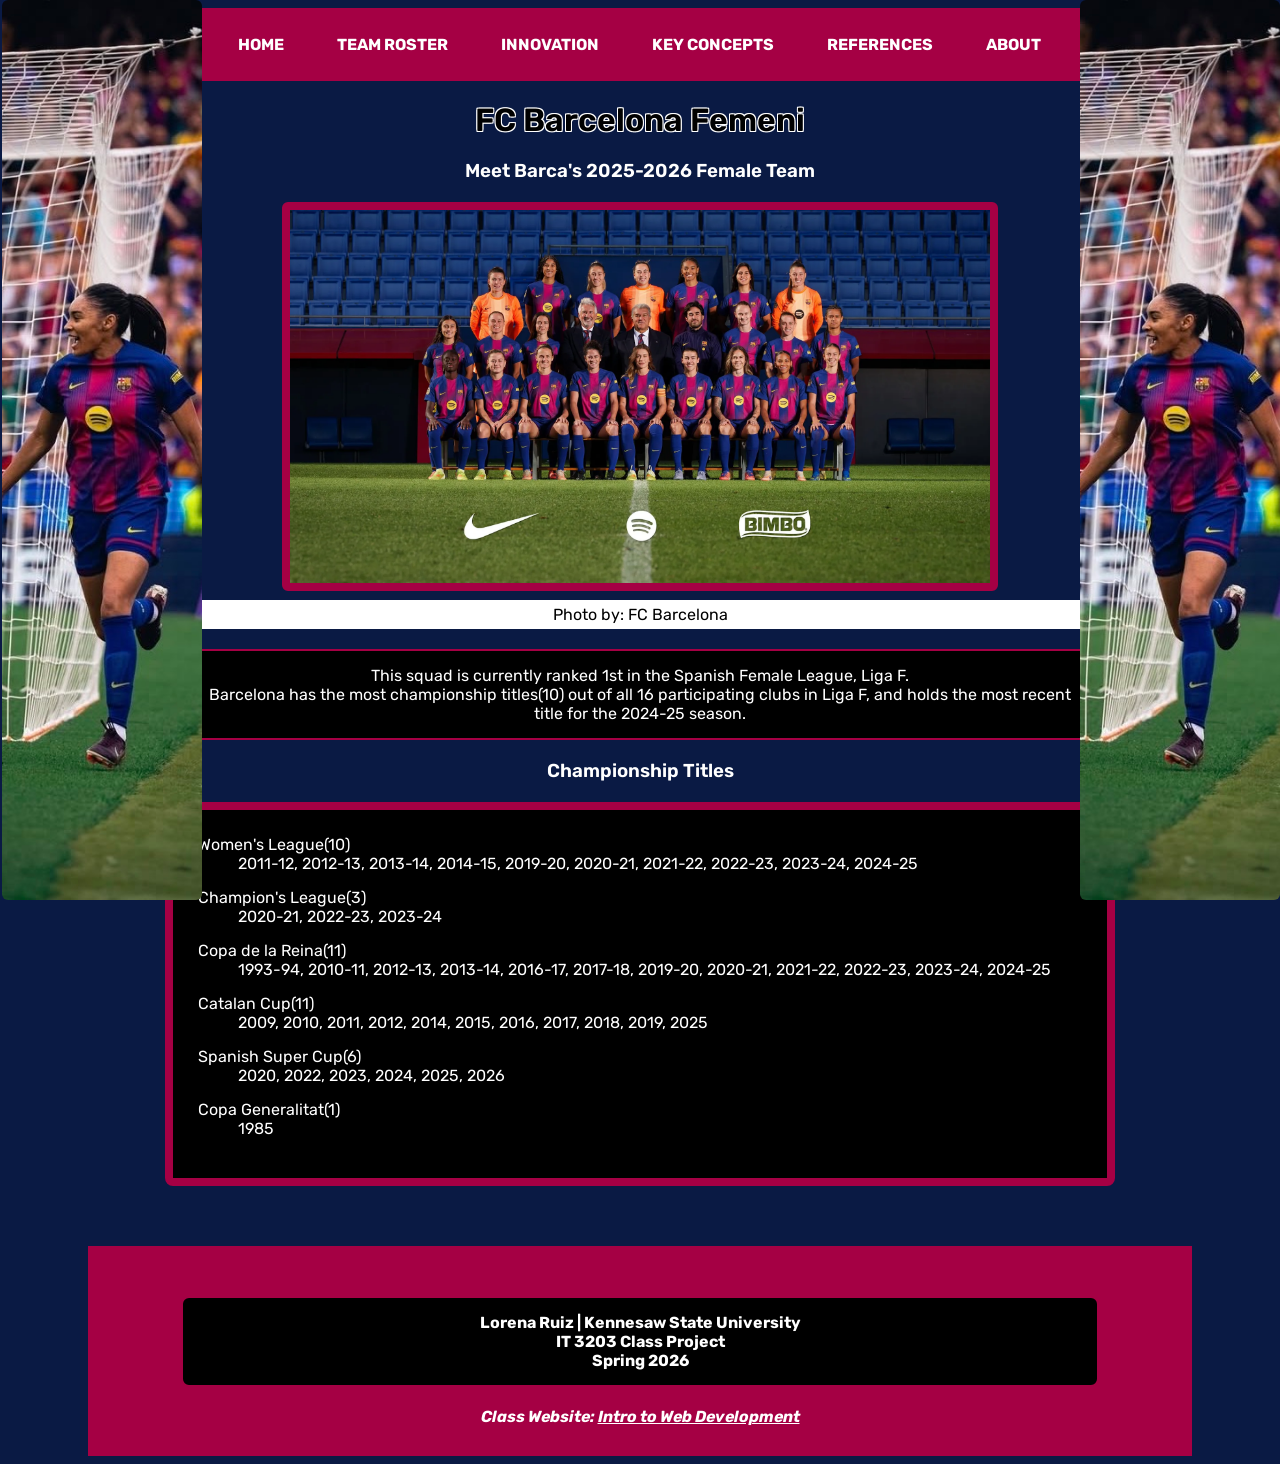
<file: index.html>
<!DOCTYPE html>
<html>
    <head>
        <title>FC Barcelona Femeni</title>
        <link rel="stylesheet" href="SiteStyle.css">
        <link href='https://fonts.googleapis.com/css?family=Rubik' rel='stylesheet'>
        <script src="script.js"></script>
        <meta name="viewport" content="width=device-width, initial-scale=1.0">
    </head>
    <body>
        <body class="homepage">
       <!--Topbar Navigation Menu-->
        <nav> 
            <img src="fcbf_clear.png" alt="FC Barcelona Crest Logo" class="crest">
            <a href="index.html">HOME</a>
            <a href="Roster.html">TEAM ROSTER</a>
            <a href="Innovation.html">INNOVATION</a>
            <a href="KeyConcepts.html">KEY CONCEPTS</a>
            <a href="References.html">REFERENCES</a>
            <a href="About.html">ABOUT</a>
            <a href="Quiz.html">QUIZ</a>
        </nav>

        <!-- Picture Banner for Desktops screen-sized devices -->
        <div class="leftsideBanner">
            <img id="leftbannerImage" src="barcabanner1.jpg" alt="Left Banner">
        </div>
        <div class="rightsideBanner">
            <img id="rightbannerImage" src="barcabanner1.jpg" alt="Right Banner">
        </div>
            <!--Home Page Content-->
            <main>
            <h1>FC Barcelona Femeni</h1>
            <h3> Meet Barca's 2025-2026 Female Team </h3>
            <!--Figure: Image and Caption-->
        <figure>
            <img src="Barca2526.png" alt="FC Barcelona Women's Squad Numbers 2025-2026" width="700" height="400">
        <figcaption>Photo by: FC Barcelona</figcaption>
        </figure>
            <p>This squad is currently ranked 1st in the Spanish Female League, Liga F.<br>Barcelona has the most championship titles(10) out of all 16 participating clubs in Liga F, and holds the most recent title for the 2024-25 season.</p>
            <h3>Championship Titles</h3>
        <!--Description Lists for Chapionship Titles-->
            <dl>
                <dt>Women's League(10)</dt>
                <dd>2011-12, 2012-13, 2013-14, 2014-15, 2019-20, 2020-21, 2021-22, 2022-23, 2023-24, 2024-25</dd>
                <dt>Champion's League(3)</dt>
                <dd>2020-21, 2022-23, 2023-24</dd>
                <dt>Copa de la Reina(11)</dt>
                <dd>1993-94, 2010-11, 2012-13, 2013-14, 2016-17, 2017-18, 2019-20, 2020-21, 2021-22, 2022-23, 2023-24, 2024-25</dd>
                <dt>Catalan Cup(11)</dt>
                <dd>2009, 2010, 2011, 2012, 2014, 2015, 2016, 2017, 2018, 2019, 2025</dd>
                <dt>Spanish Super Cup(6)</dt>
                <dd>2020, 2022, 2023, 2024, 2025, 2026</dd>
                <dt>Copa Generalitat(1)</dt>
                <dd>1985</dd>
            </dl>
            </main>

        <!--Footer-->
        <footer>
            <p>Lorena Ruiz | Kennesaw State University<br>IT 3203 Class Project<br>Spring 2026</p>
            <address> Class Website: <a href="https://ksuweb.github.io/IT3203/">Intro to Web Development</a></address>
        </footer>
    </body>
</html>
</file>
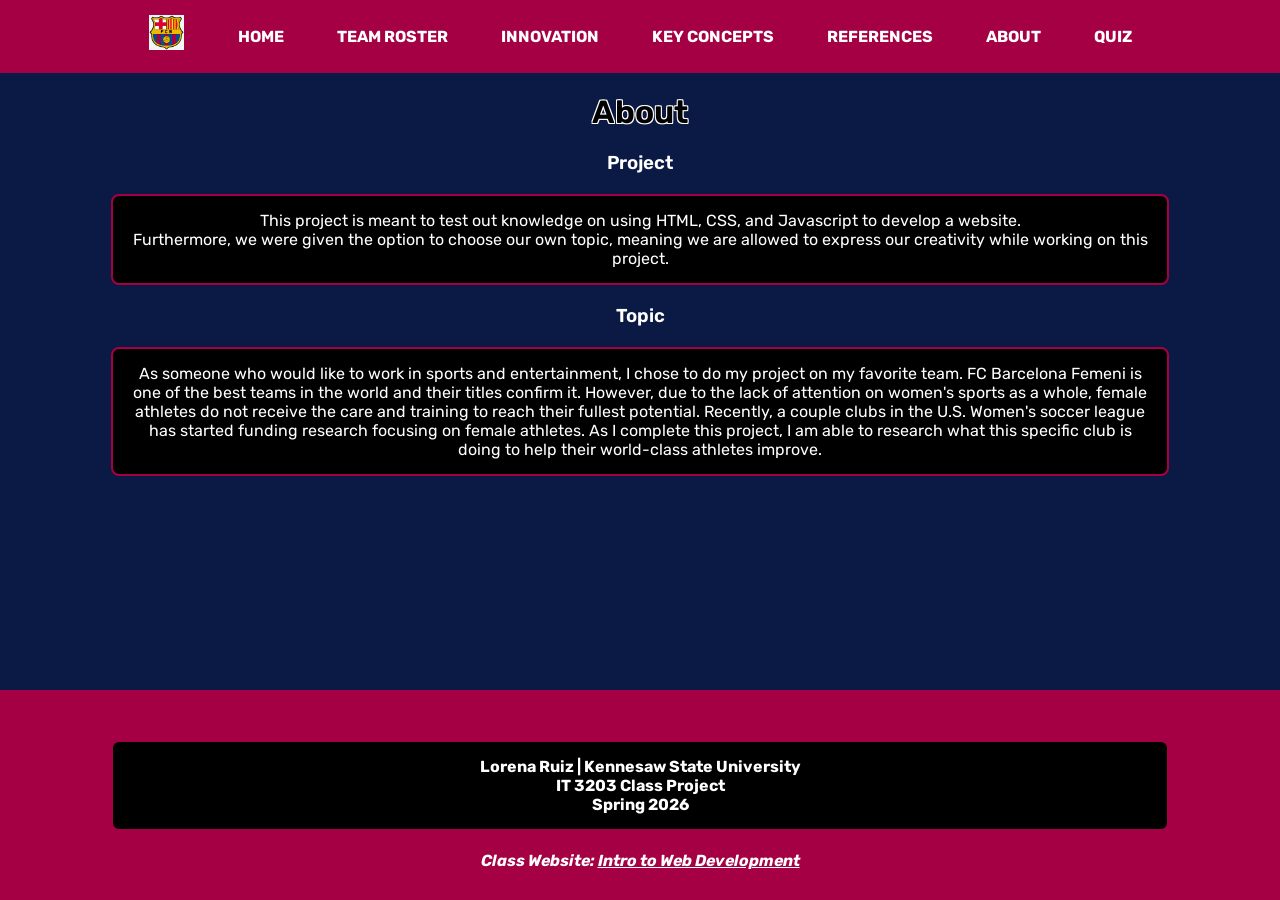
<file: About.html>
<!DOCTYPE html>
<html>
    <head>
        <title>About</title>
        <link rel="stylesheet" href="SiteStyle.css">
        <script src="script.js"></script>
        <link href='https://fonts.googleapis.com/css?family=Rubik' rel='stylesheet'>
        <meta name="viewport" content="width=device-width, initial-scale=1.0">
    <style> 
    /* To keep the footer at the bottom of the page */
    html, body {
    height: 100%;
    margin: 0;
    display: flex;
    flex-direction: column;
    }
    </style> 
    </head>
    <body>
        <!--Topbar Navigation Menu-->
        <nav> 
            <img src="fcbf_clear.png" alt="FC Barcelona Crest Logo" class="crest">
            <a href="index.html">HOME</a>
            <a href="Roster.html">TEAM ROSTER</a>
            <a href="Innovation.html">INNOVATION</a>
            <a href="KeyConcepts.html">KEY CONCEPTS</a>
            <a href="References.html">REFERENCES</a>
            <a href="About.html">ABOUT</a>
            <a href="Quiz.html">QUIZ</a>
        </nav>
        <!--About Page Content-->
        <main>
            <h1>About</h1>
            <h3>Project</h3>
            <p>This project is meant to test out knowledge on using HTML, CSS, and Javascript to develop a website.
            <br>Furthermore, we were given the option to choose our own topic, meaning we are allowed to express our creativity while working on this project.</p>
            <h3>Topic</h3>
            <p>As someone who would like to work in sports and entertainment, I chose to do my project on my favorite team. FC Barcelona Femeni is one of the best teams in the world and their titles confirm it.
            However, due to the lack of attention on women's sports as a whole, female athletes do not receive the care and training to reach their fullest potential. Recently, a couple clubs in the U.S. Women's soccer league has started funding research focusing on female athletes.
            As I complete this project, I am able to research what this specific club is doing to help their world-class athletes improve.</p>
        </main>

            <!--Footer-->
        <footer>
            <p>Lorena Ruiz | Kennesaw State University<br>IT 3203 Class Project<br>Spring 2026</p>
            <address> Class Website: <a href="https://ksuweb.github.io/IT3203/">Intro to Web Development</a></address>
        </footer>
    </body>
</html>
</file>
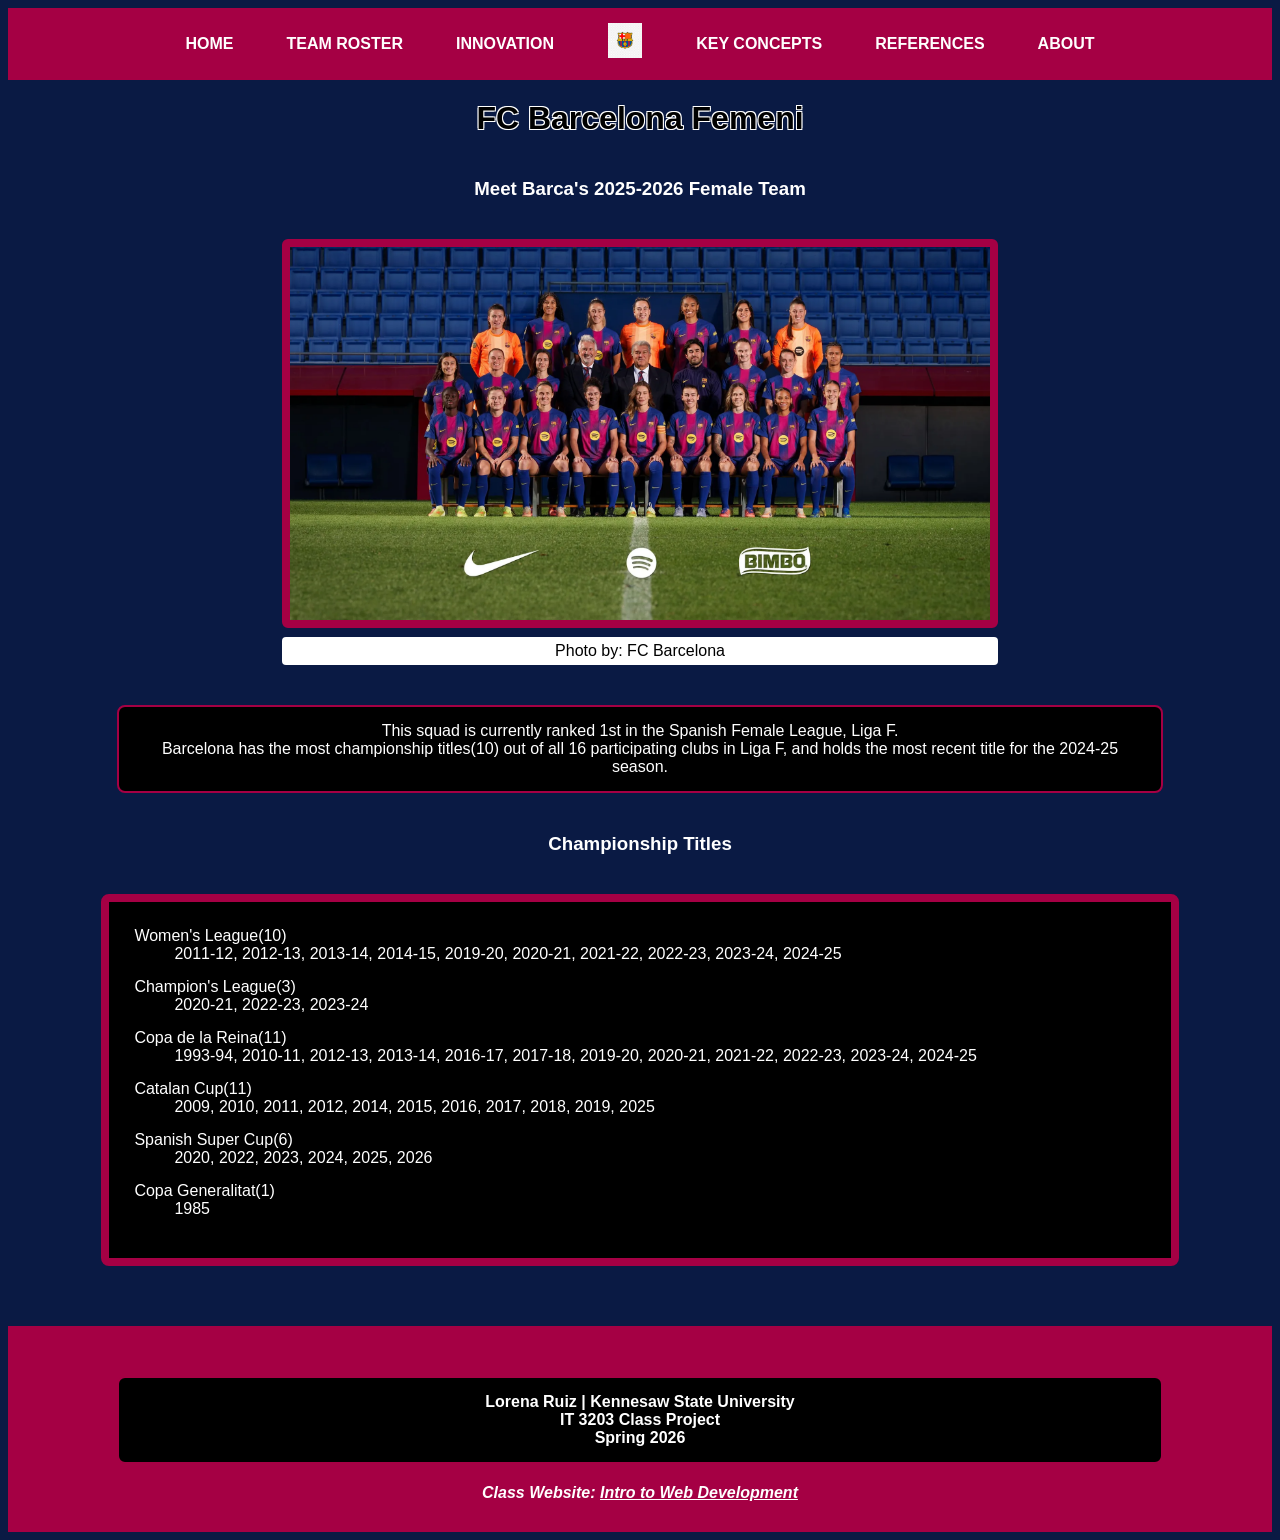
<file: HomeFCB.html>
<!DOCTYPE html>
<html>
    <head>
        <title>FC Barcelona Femeni</title>
        <link rel="stylesheet" href="SiteStyle.css">
    </head>
    <body>
       <!--Topbar Navigation Menu-->
        <nav> 
            <a href="HomeFCB.html">HOME</a>
            <a href="Roster.html">TEAM ROSTER</a>
            <a href="Innovation.html">INNOVATION</a>
            <img src="FCBcrest.png" alt="FC Barcelona Crest Logo" class="crest">
            <a href="KeyConcepts.html">KEY CONCEPTS</a>
            <a href="References.html">REFERENCES</a>
            <a href="About.html">ABOUT</a>
        </nav>
        <!--Home Page Content-->
            <h1>FC Barcelona Femeni</h1>
            <h3> Meet Barca's 2025-2026 Female Team </h3>
            <!--Figure: Image and Caption-->
        <figure>
            <img src="Barca2526.png" alt="FC Barcelona Women's Squad Numbers 2025-2026" width="700" height="400">
        <figcaption>Photo by: FC Barcelona</figcaption>
        </figure>
            <p>This squad is currently ranked 1st in the Spanish Female League, Liga F.<br>Barcelona has the most championship titles(10) out of all 16 participating clubs in Liga F, and holds the most recent title for the 2024-25 season.</p>
            <h3>Championship Titles</h3>
        <!--Description Lists for Chapionship Titles-->
            <dl>
                <dt>Women's League(10)</dt>
                <dd>2011-12, 2012-13, 2013-14, 2014-15, 2019-20, 2020-21, 2021-22, 2022-23, 2023-24, 2024-25</dd>
                <dt>Champion's League(3)</dt>
                <dd>2020-21, 2022-23, 2023-24</dd>
                <dt>Copa de la Reina(11)</dt>
                <dd>1993-94, 2010-11, 2012-13, 2013-14, 2016-17, 2017-18, 2019-20, 2020-21, 2021-22, 2022-23, 2023-24, 2024-25</dd>
                <dt>Catalan Cup(11)</dt>
                <dd>2009, 2010, 2011, 2012, 2014, 2015, 2016, 2017, 2018, 2019, 2025</dd>
                <dt>Spanish Super Cup(6)</dt>
                <dd>2020, 2022, 2023, 2024, 2025, 2026</dd>
                <dt>Copa Generalitat(1)</dt>
                <dd>1985</dd>
            </dl>
        <!--Footer-->
        <footer>
            <p>Lorena Ruiz | Kennesaw State University<br>IT 3203 Class Project<br>Spring 2026</p>
            <address> Class Website: <a href="https://ksuweb.github.io/IT3203/">Intro to Web Development</a></address>
        </footer>
    </body>
</html>
</file>
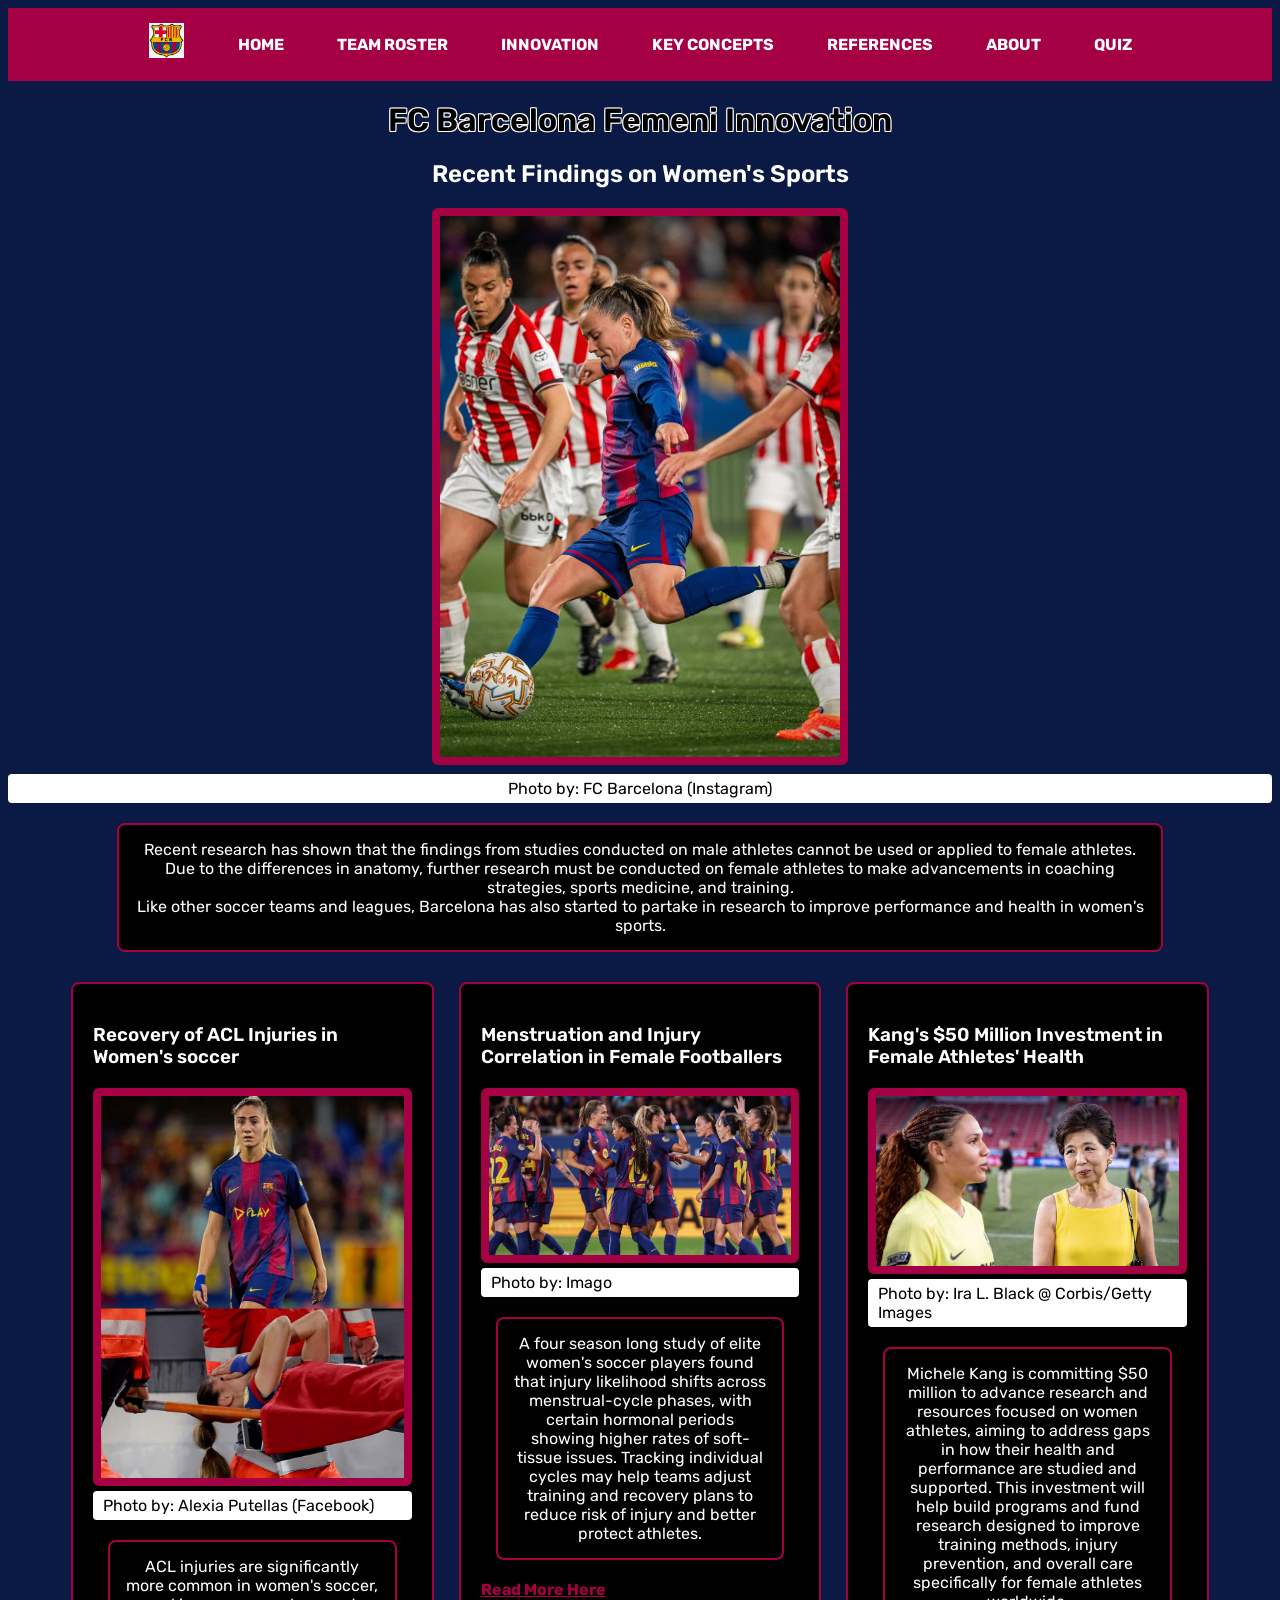
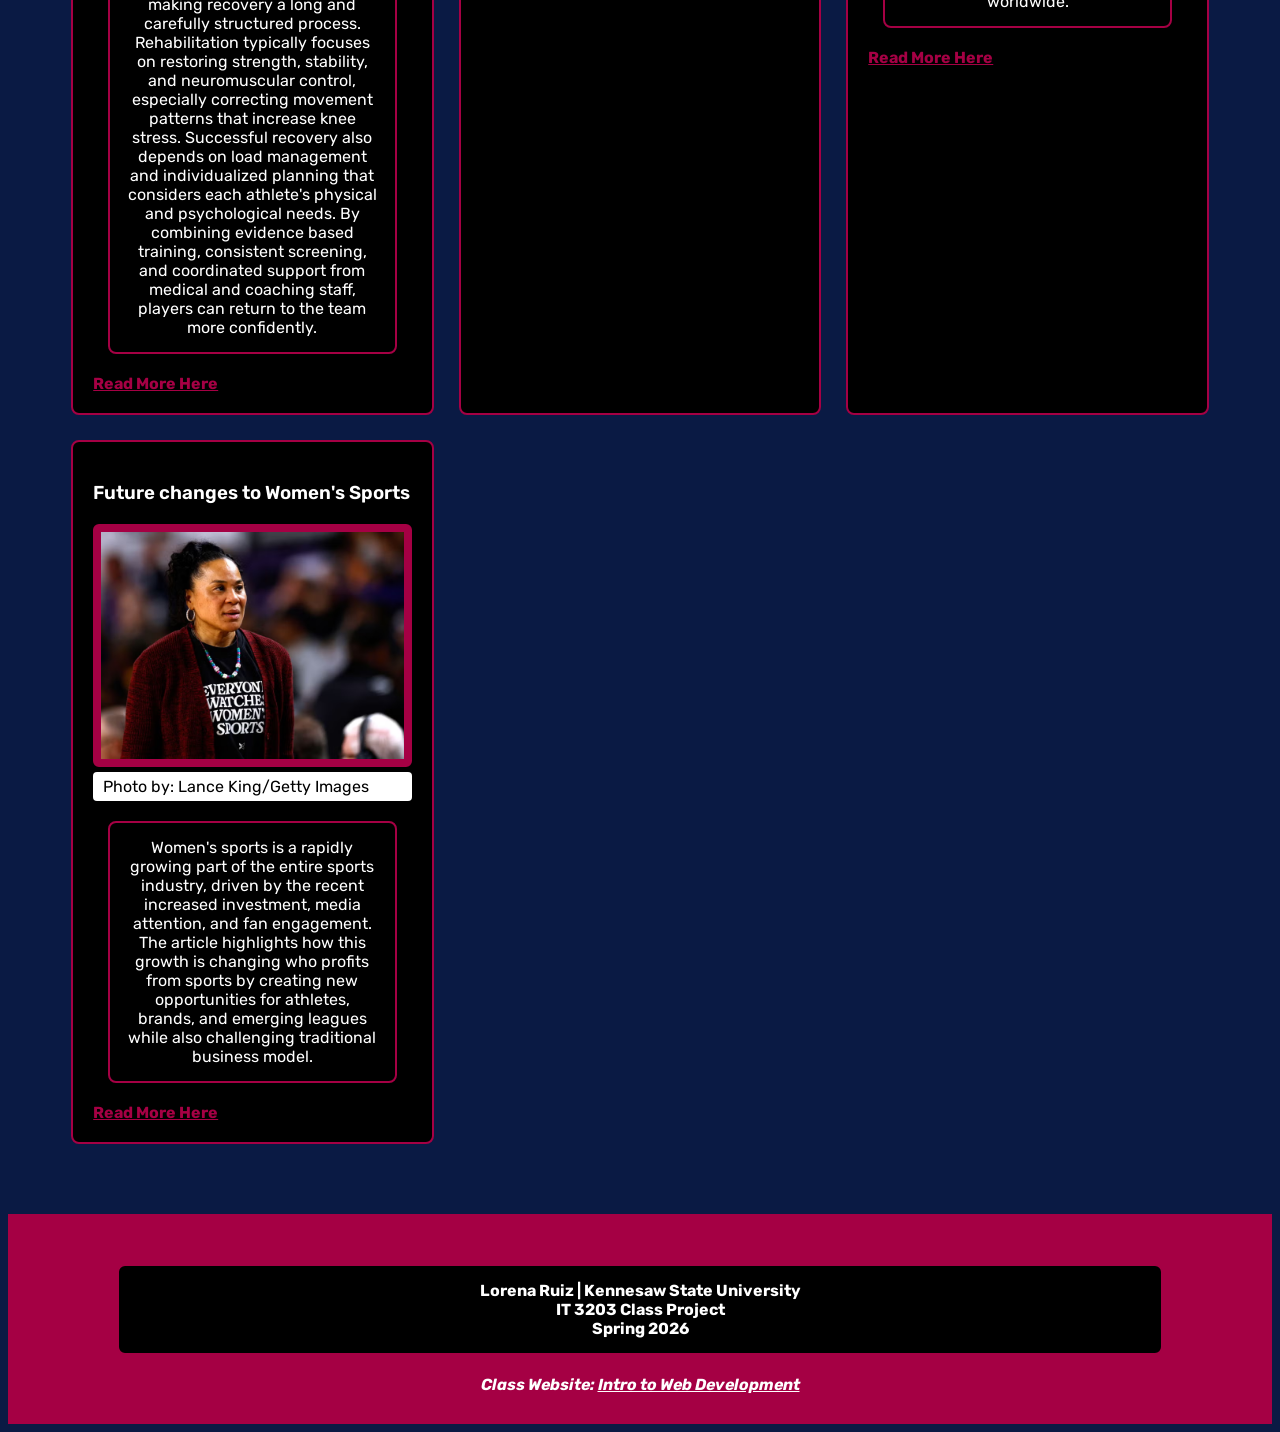
<file: Innovation.html>
<!DOCTYPE html>
<html> 
    <head>
        <title>FC Barcelona Femeni Innovation</title>
        <link rel="stylesheet" href="SiteStyle.css">
        <script src="script.js"></script>
        <link href='https://fonts.googleapis.com/css?family=Rubik' rel='stylesheet'>
        <meta name="viewport" content="width=device-width, initial-scale=1.0">
    </head>
    <body>
        <!--Topbar Navigation Menu-->
        <nav> 
            <img src="fcbf_clear.png" alt="FC Barcelona Crest Logo" class="crest">
            <a href="index.html">HOME</a>
            <a href="Roster.html">TEAM ROSTER</a>
            <a href="Innovation.html">INNOVATION</a>
            <a href="KeyConcepts.html">KEY CONCEPTS</a>
            <a href="References.html">REFERENCES</a>
            <a href="About.html">ABOUT</a>
            <a href="Quiz.html">QUIZ</a>
        </nav>
        <!--Innovation Page Content-->
        <main>
            <h1>FC Barcelona Femeni Innovation</h1>
            <h2> Recent Findings on Women's Sports </h2>
             <!--Figure: Image and Caption-->
            <figure>
                <img src="Match0322.png" alt="FC Barcelona's Match Versus Athletic Club on March 22nd 2026" Width="400" Height="500">
            <figcaption>Photo by: FC Barcelona (Instagram)</figcaption>
            </figure>
            <p>Recent research has shown that the findings from studies conducted on male athletes cannot be used or applied to female athletes.<br> Due to the differences in anatomy, further research must be conducted on female athletes to make advancements in coaching strategies, sports medicine, and training.
            <br> Like other soccer teams and leagues, Barcelona has also started to partake in research to improve performance and health in women's sports.</p>
        <!--Using a grid to list articles of innovation-->
        <div class="grid-articles">
            <div class="article">
                <h3>Recovery of ACL Injuries in Women's soccer</h3>
                <figure>
                <img src="ACL Injury.png" alt="FC Barcelona's Aleixandri out with ACL Injury" Width="400" Height="450">
            <figcaption>Photo by: Alexia Putellas (Facebook)</figcaption>
            </figure>
                <p>ACL injuries are significantly more common in women's soccer, making recovery a long and carefully structured process. Rehabilitation typically focuses on restoring strength, stability, and neuromuscular control, especially correcting movement patterns that increase knee stress.
                 Successful recovery also depends on load management and individualized planning that considers each athlete's physical and psychological needs. By combining evidence based training, consistent screening,
                 and coordinated support from medical and coaching staff, players can return to the team more confidently.</p>
                <a href="https://barcainnovationhub.fcbarcelona.com/blog/acl-injuries-women-football-prevention/">Read More Here</a>
                </div>

            <div class="article">
                <h3>Menstruation and Injury Correlation in Female Footballers</h3>
                <figure>
                <img src="FCBbyBayern.png" alt="FC Barcelona's Profile by FC Bayern Munchen" Width="600" Height="400">
            <figcaption>Photo by: Imago</figcaption>
            </figure>
                <p>A four season long study of elite women's soccer players found that injury likelihood shifts across menstrual-cycle phases, with certain hormonal periods showing higher rates of soft-tissue issues.
                Tracking individual cycles may help teams adjust training and recovery plans to reduce risk of injury and better protect athletes.</p>
                <a href="https://barcainnovationhub.fcbarcelona.com/investigation/menstruation-and-injury-occurrence-a-four-season-observational-study-in-elite-female-football-players/">Read More Here</a>
                </div>

            <div class="article">
                <h3>Kang's $50 Million Investment in Female Athletes' Health</h3>
                <figure>
                <img src="kangInvest.jpeg" alt="Kang and Rodman" Width="400" Height="450">
            <figcaption>Photo by: Ira L. Black @ Corbis/Getty Images</figcaption>
            </figure>
                <p>Michele Kang is committing $50 million to advance research and resources focused on women athletes, aiming to address gaps in how their health and performance are studied and supported. 
                This investment will help build programs and fund research designed to improve training methods, injury prevention, and overall care specifically for female athletes worldwide.</p>
                <a href="https://www.espn.com/soccer/story/_/id/40705009/michele-kang-invest-50m-women-athletes-health">Read More Here</a>
                </div>

            <div class="article">
                <h3>Future changes to Women's Sports</h3>
                <figure>
                <img src="Staley.avif" alt="Coach Dawn Staley" Width="400" Height="450">
            <figcaption>Photo by: Lance King/Getty Images</figcaption>
            </figure>
                <p>Women's sports is a rapidly growing part of the entire sports industry, driven by the recent increased investment, media attention, and fan engagement.
                The article highlights how this growth is changing who profits from sports by creating new opportunities for athletes, brands, and emerging leagues while also challenging traditional business model.</p>
                <a href="https://www.inc.com/fast-company-2/the-rise-of-womens-sports-is-reshaping-the-entire-industry/91338008">Read More Here</a>
                </div>

        </div>
    </main>
        <!--Footer-->
        <footer>
            <p>Lorena Ruiz | Kennesaw State University<br>IT 3203 Class Project<br>Spring 2026</p>
            <address> Class Website: <a href="https://ksuweb.github.io/IT3203/">Intro to Web Development</a></address>
        </footer>
    </body>
</html>
</file>
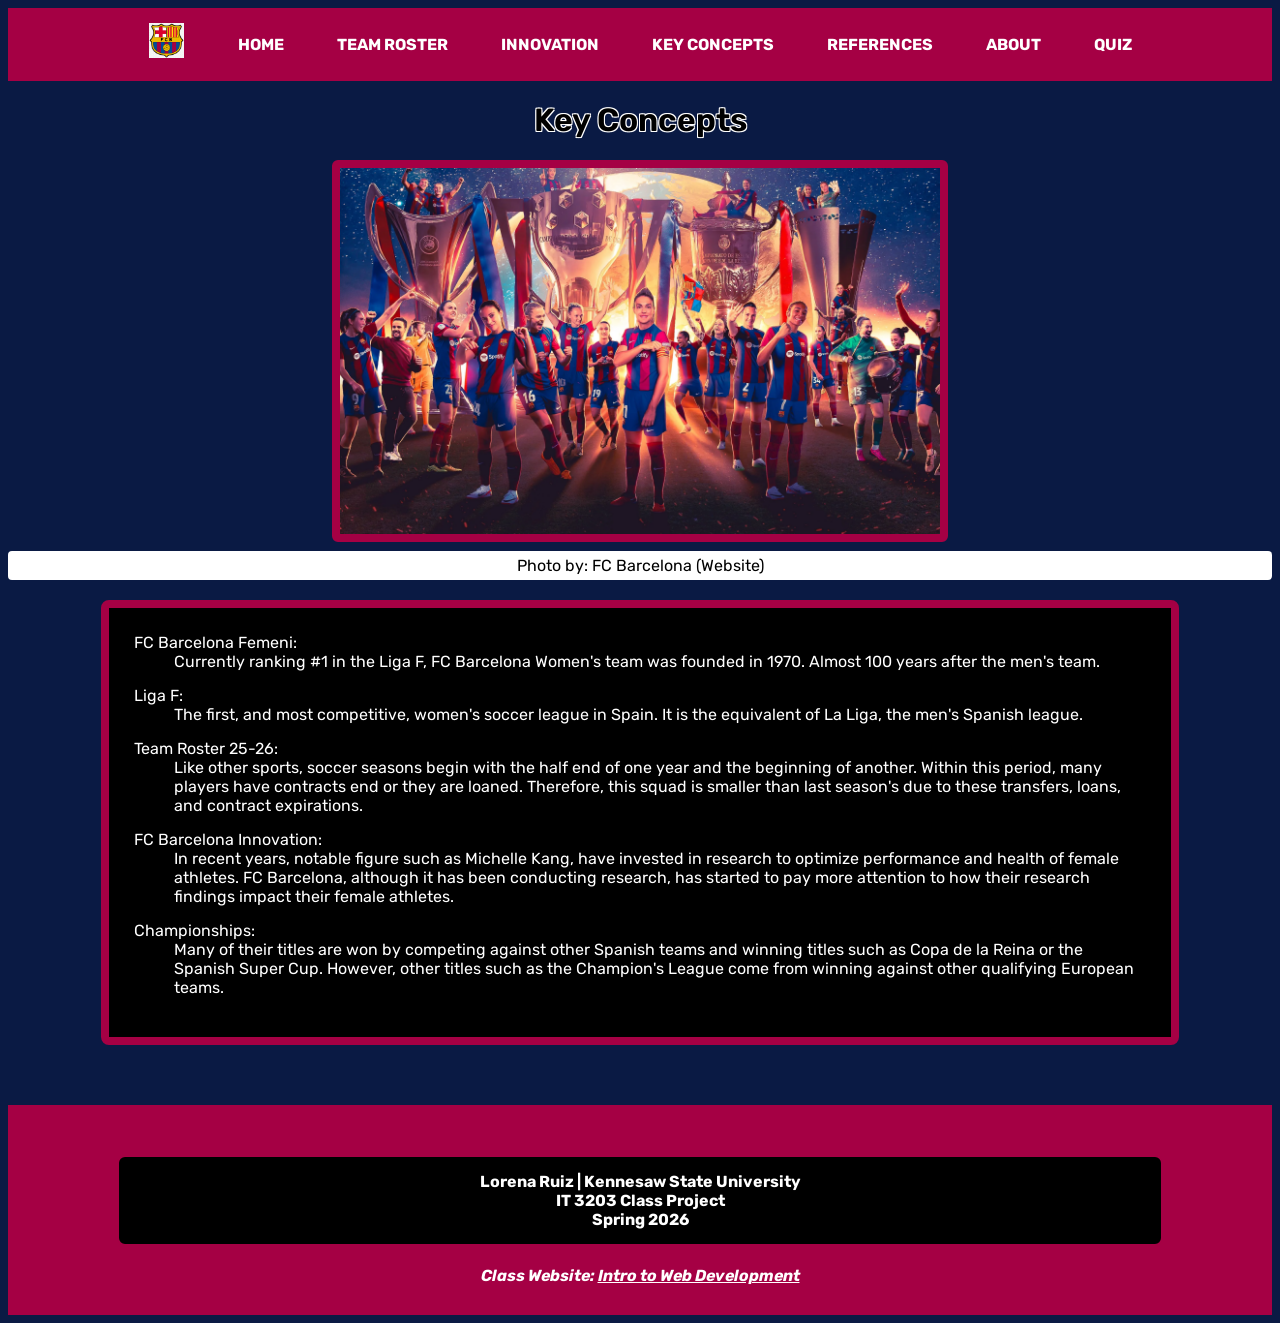
<file: KeyConcepts.html>
<!DOCTYPE html>
<html>
    <head>
        <title>Key Concepts</title>
        <link rel="stylesheet" href="SiteStyle.css">
        <script src="script.js"></script>
        <link href='https://fonts.googleapis.com/css?family=Rubik' rel='stylesheet'>
        <meta name="viewport" content="width=device-width, initial-scale=1.0">
    </head>
    <body>
        <!--Topbar Navigation Menu-->
        <nav> 
            <img src="fcbf_clear.png" alt="FC Barcelona Crest Logo" class="crest">
            <a href="index.html">HOME</a>
            <a href="Roster.html">TEAM ROSTER</a>
            <a href="Innovation.html">INNOVATION</a>
            <a href="KeyConcepts.html">KEY CONCEPTS</a>
            <a href="References.html">REFERENCES</a>
            <a href="About.html">ABOUT</a>
            <a href="Quiz.html">QUIZ</a>
        </nav>

        <main>
        <h1>Key Concepts</h1>
        <!--Figure: Image and Caption-->
            <figure>
                <img src="KeyConcepts.png" alt="FC Barcelona Women's Quadruple" width="600" height="400">
            <figcaption>Photo by: FC Barcelona (Website)</figcaption>
            </figure>

        <!--Description List for Key Concepts-->
            <dl>
                <dt>FC Barcelona Femeni:</dt>
                <dd>Currently ranking #1 in the Liga F, FC Barcelona Women's team was founded in 1970. Almost 100 years after the men's team.</dd>
                <dt>Liga F:</dt>
                <dd>The first, and most competitive, women's soccer league in Spain. It is the equivalent of La Liga, the men's Spanish league.</dd>
                <dt>Team Roster 25-26:</dt>
                <dd>Like other sports, soccer seasons begin with the half end of one year and the beginning of another.
                 Within this period, many players have contracts end or they are loaned. Therefore, this squad is smaller than last season's due to these transfers, loans, and contract expirations. </dd>
                <dt>FC Barcelona Innovation:</dt>
                <dd>In recent years, notable figure such as Michelle Kang, have invested in research to optimize performance and health of female athletes.
                FC Barcelona, although it has been conducting research, has started to pay more attention to how their research findings impact their female athletes. </dd>
                <dt>Championships:</dt>
                <dd>Many of their titles are won by competing against other Spanish teams and winning titles such as Copa de la Reina or the Spanish Super Cup. However, other titles such as the Champion's League come from winning against other qualifying European teams. </dd>
            </dl>
        </main>

        <!--Footer-->
        <footer>
            <p>Lorena Ruiz | Kennesaw State University<br>IT 3203 Class Project<br>Spring 2026</p>
            <address> Class Website: <a href="https://ksuweb.github.io/IT3203/">Intro to Web Development</a></address>
        </footer>
    </body>
</html>
</file>
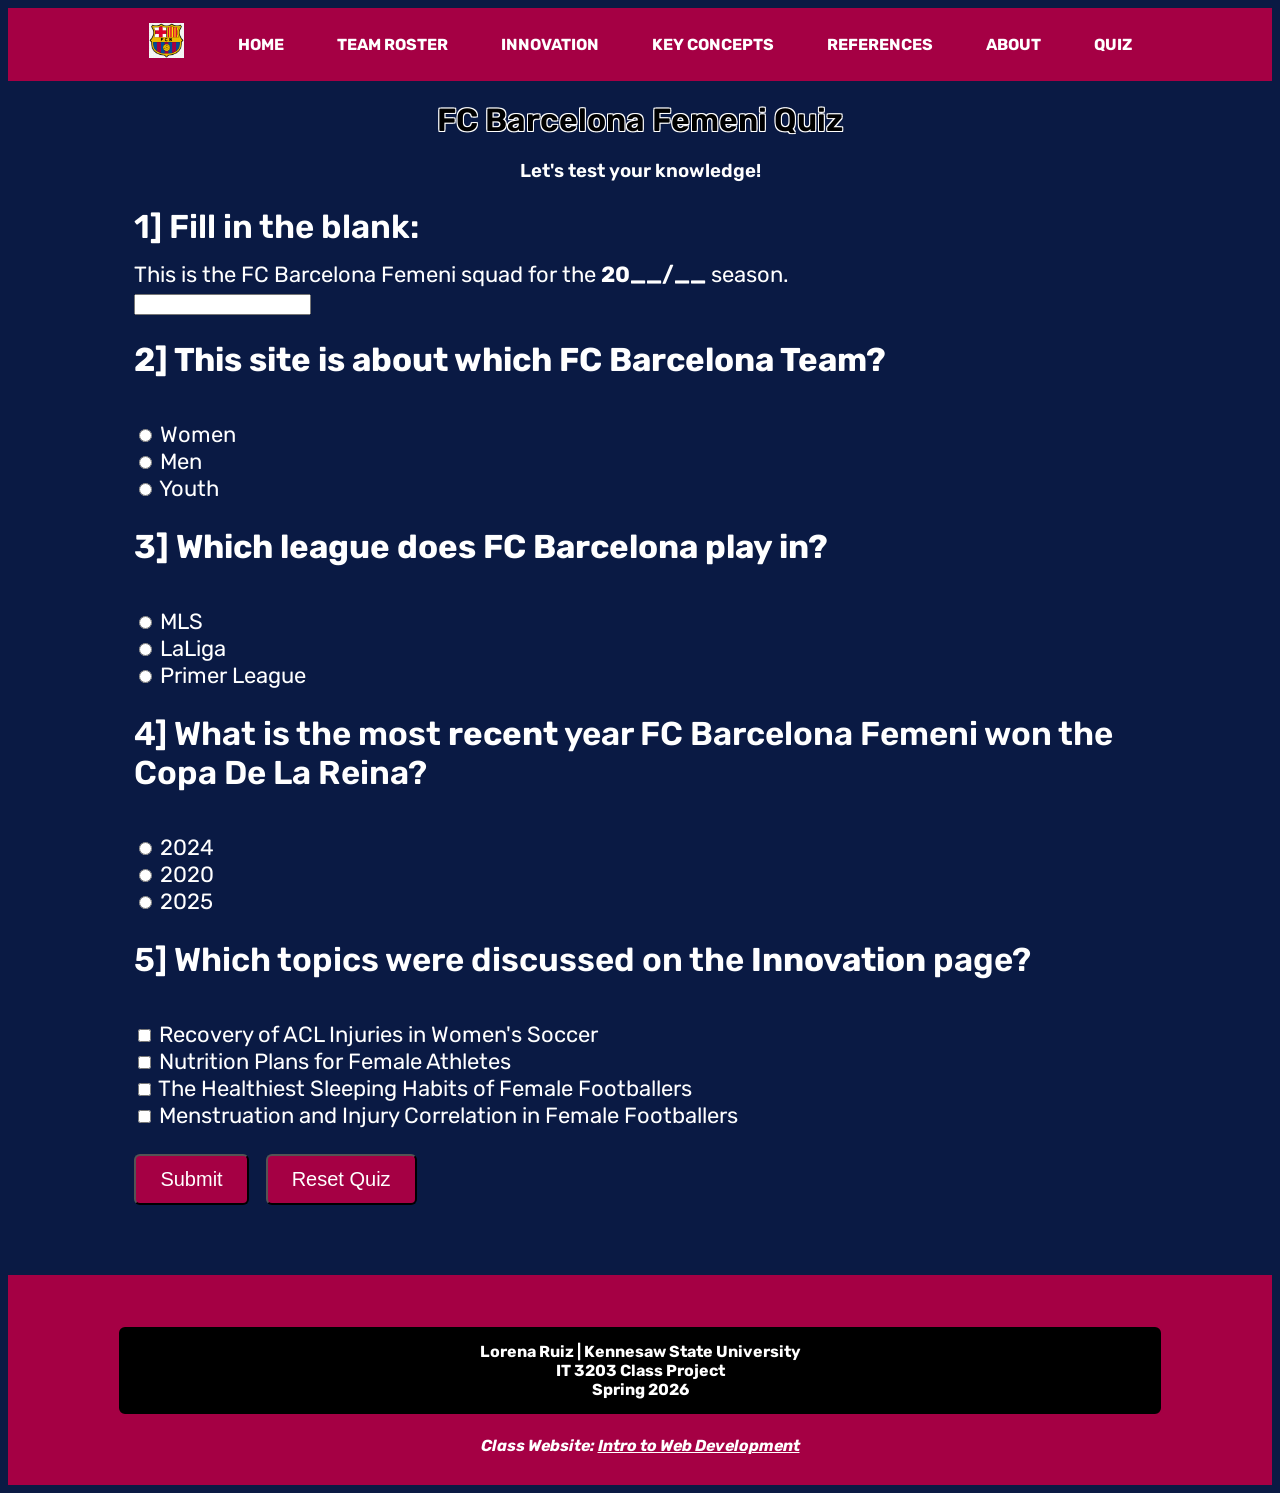
<file: Quiz.html>
<!DOCTYPE html>
<html> 
    <head>
        <title>FC Barcelona Femeni Quiz</title>
        <link rel="stylesheet" href="SiteStyle.css">
        <script src="script.js" defer></script>
        <link href='https://fonts.googleapis.com/css?family=Rubik' rel='stylesheet'>
        <meta name="viewport" content="width=device-width, initial-scale=1.0">
        <style> 
    /* Unique styling for this page only */
    #quiz {
        text-align: left;
        font-size: 22px;
    }   

    #quiz {
        width: 80%;
        margin: auto;
    }

    #quiz h2 {
        margin-top: 25px;
        margin-bottom: 15px;
    }

    #quiz h1, h1 {
        color: black;
        text-shadow:
            -1px -1px 0 white,
            1px -1px 0 white,
            -1px  1px 0 white,
            1px  1px 0 white;
    }

    #quiz button {
        margin-top: 25px;
        margin-right: 12px;
        font-size: 20px;
        padding: 12px 24px;           
        border-radius: 6px;
        background-color: #A50044; 
        color: white;
    }

    #quiz button:hover {
        background-color: black;
        color: #A50044;
    }

    /* On mobile */
@media (max-width: 767px) {
    form input[type="text"],
    form input[type="radio"],
    form input[type="checkbox"],
    form select {
        width: 100%;
        margin-bottom: 12px;
    }
    form button {
        width: 100%;
        padding: 14px;
        font-size: 1.1rem;
    }
}
</style>
    </head>
    <body>
        <!--Topbar Navigation Menu-->
        <nav> 
            <img src="fcbf_clear.png" alt="FC Barcelona Crest Logo" class="crest">
            <a href="index.html">HOME</a>
            <a href="Roster.html">TEAM ROSTER</a>
            <a href="Innovation.html">INNOVATION</a>
            <a href="KeyConcepts.html">KEY CONCEPTS</a>
            <a href="References.html">REFERENCES</a>
            <a href="About.html">ABOUT</a>
            <a href="Quiz.html">QUIZ</a>
        </nav>
<!--Quiz Page Content-->
<main>
<h1>FC Barcelona Femeni Quiz</h1>
<h3>Let's test your knowledge!</h3>

<!--Quiz Questions/Form-->
<form id="quiz">

<!--Fill in the Blank Question-->
    <h2>1] Fill in the blank:</h2>
    This is the FC Barcelona Femeni squad for the <strong>20__/__</strong> season.<br/> 
    <input type="text" name="season"/>

<!--Multiple Choice 1-->

    <h2><strong>2] This site is about which FC Barcelona Team?</strong></h2><br>

    <input type="radio" id="women" name="team" value="Women">
    <label for="women">Women</label><br>

    <label><input type="radio" id="men" name="team" value="Men"></label>
    <label for="men">Men</label><br>

    <label><input type="radio" id="youth" name="team" value="Youth"></label>
    <label for="youth">Youth</label><br>

<!--Multiple Choice 2-->

    <h2><strong>3] Which league does FC Barcelona play in?</strong></h2><br>

    <label><input type="radio" id="mls" name="league" value="MLS"></label>
    <label for="mls">MLS</label><br>
    
    <input type="radio" id="laliga" name="league" value="LaLiga">
    <label for="laliga">LaLiga</label><br>

    <label><input type="radio" id="primer" name="league" value="Primer League"></label>
    <label for="primer">Primer League</label><br>

<!--Multiple Choice 3-->

    <h2>4] What is the most <strong>recent</strong> year FC Barcelona Femeni won the Copa De La Reina?</h2><br>

    <input type="radio" id="2024" name="copa" value="2024">
    <label for="2024">2024</label><br>

    <label><input type="radio" id="2020" name="copa" value="2020"></label>
    <label for="2020">2020</label><br>

    <label><input type="radio" id="2025" name="copa" value="2025"></label>
    <label for="2025">2025</label><br>


<!--Multi-Selection Question-->
    <h2>5] Which topics were discussed on the <strong>Innovation</strong> page?</h2><br>

    <input type="checkbox" id="topicACL" name="topic1" value="acl">
    <label for="topicACL">Recovery of ACL Injuries in Women's Soccer</label><br>

    <input type="checkbox" id="topicEat" name="topic2" value="eat">
    <label for="topicEat">Nutrition Plans for Female Athletes</label><br>

    <input type="checkbox" id="topicSleep" name="topic3" value="sleep">
    <label for="topicSleep">The Healthiest Sleeping Habits of Female Footballers</label><br>

    <input type="checkbox" id="topicMenst" name="topic3" value="menstruation">
    <label for="topicMenst">Menstruation and Injury Correlation in Female Footballers</label><br>
     
<!--End of Quiz + Submission Button-->
    <button type="button" onclick="gradingQuiz()">Submit</button>
    <button type="button" id="resetbutton" onclick="resetQuiz()">Reset Quiz</button>
        </form>


<!-- Results Section -->
<div id="results" style="margin-top:  30px;"></div>
</main>

<footer>
            <p>Lorena Ruiz | Kennesaw State University<br>IT 3203 Class Project<br>Spring 2026</p>
            <address> Class Website: <a href="https://ksuweb.github.io/IT3203/">Intro to Web Development</a></address>
        </footer>

</body>
</html>
</file>
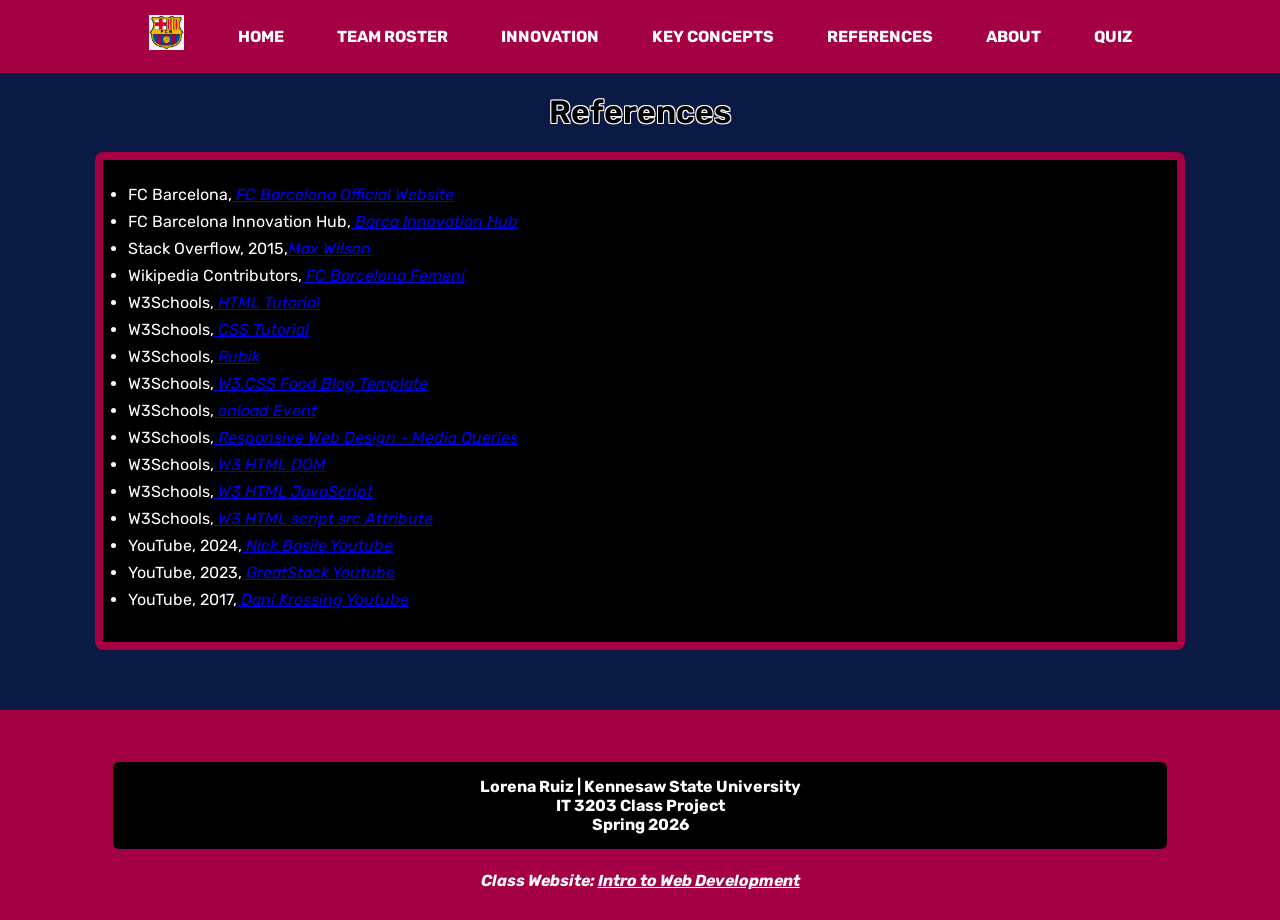
<file: References.html>
<!DOCTYPE html>
<html>
    <head>
        <title>Refernces</title>
        <link rel="stylesheet" href="SiteStyle.css">
        <script src="script.js"></script>
        <link href='https://fonts.googleapis.com/css?family=Rubik' rel='stylesheet'>
        <meta name="viewport" content="width=device-width, initial-scale=1.0">
         <style> 
    /* To keep the footer at the bottom of the page */
    html, body {
    height: 100%;
    margin: 0;
    display: flex;
    flex-direction: column;
    }
    </style>  
    </head>
    <body>
        <!--Topbar Navigation Menu-->
        <nav> 
            <img src="fcbf_clear.png" alt="FC Barcelona Crest Logo" class="crest">
            <a href="index.html">HOME</a>
            <a href="Roster.html">TEAM ROSTER</a>
            <a href="Innovation.html">INNOVATION</a>
            <a href="KeyConcepts.html">KEY CONCEPTS</a>
            <a href="References.html">REFERENCES</a>
            <a href="About.html">ABOUT</a>
            <a href="Quiz.html">QUIZ</a>
        </nav>
        <!--References Page Content-->
        <main>
            <h1>References</h1>
        <!--List of References-->
            <ul>
                <li> FC Barcelona,<i><a href="https://www.fcbarcelona.com/en/"> FC Barcelona Official Website</a></i></li>
                <li> FC Barcelona Innovation Hub,<i><a href="https://barcainnovationhub.fcbarcelona.com/"> Barca Innovation Hub</a></i></li>
                <li>Stack Overflow, 2015,<i><a href="https://stackoverflow.com/questions/29807292/side-banner-on-a-webpage">Max Wilson</a></i></li>
                <li> Wikipedia Contributors,<i><a href="https://en.wikipedia.org/wiki/FC_Barcelona_Femení"> FC Barcelona Femeni</a></i></li>
                <li> W3Schools,<i><a href="https://www.w3schools.com/html/"> HTML Tutorial</a></i></li>
                <li> W3Schools,<i><a href="https://www.w3schools.com/css/"> CSS Tutorial</a></i></li>
                <li> W3Schools,<i><a href="https://www.w3schools.com/howto/tryit.asp?font=Rubik"> Rubik</a></i></li>
                <li> W3Schools,<i><a href="https://www.w3schools.com/w3css/tryit.asp?filename=tryw3css_templates_food_blog&stacked=h"> W3.CSS Food Blog Template</a></i></li>
                <li> W3Schools,<i><a href="https://www.w3schools.com/jsref/event_onload.asp"> onload Event</a></i></li> 
                <li>W3Schools,<i><a href="https://www.w3schools.com/css/css_rwd_mediaqueries.asp"> Responsive Web Design - Media Queries</a></i></li>               
                <li> W3Schools,<i><a href="https://www.w3schools.com/html/html_scripts.asp"> W3 HTML DOM</a></i></li>
                <li> W3Schools,<i><a href="https://www.w3schools.com/js/js_htmldom.asp"> W3 HTML JavaScript</a></i></li>
                <li> W3Schools,<i><a href="https://www.w3schools.com/TAGs/att_script_src.asp"> W3 HTML script src Attribute</JavaScript></a></i></li>
                <li>YouTube, 2024,<i><a href="https://youtu.be/inC6Fj-f5Hg?si=OzxPOthNE4hp7BQx"> Nick Basile Youtube</a></i></li>
                <li>YouTube, 2023,<i><a href="https://youtu.be/PBcqGxrr9g8?si=R_BkTXWMxwQGkjQl"> GreatStack Youtube</a></i></li>
                <li>YouTube, 2017,<i><a href="https://www.youtube.com/watch?v=TLF6r1R6EDw"> Dani Krossing Youtube</a></i></li>

            </ul>
        </main>

        <!--Footer-->
        <footer>
            <p>Lorena Ruiz | Kennesaw State University<br>IT 3203 Class Project<br>Spring 2026</p>
            <address> Class Website: <a href="https://ksuweb.github.io/IT3203/">Intro to Web Development</a></address>
        </footer>
    </body>
</html>
</file>
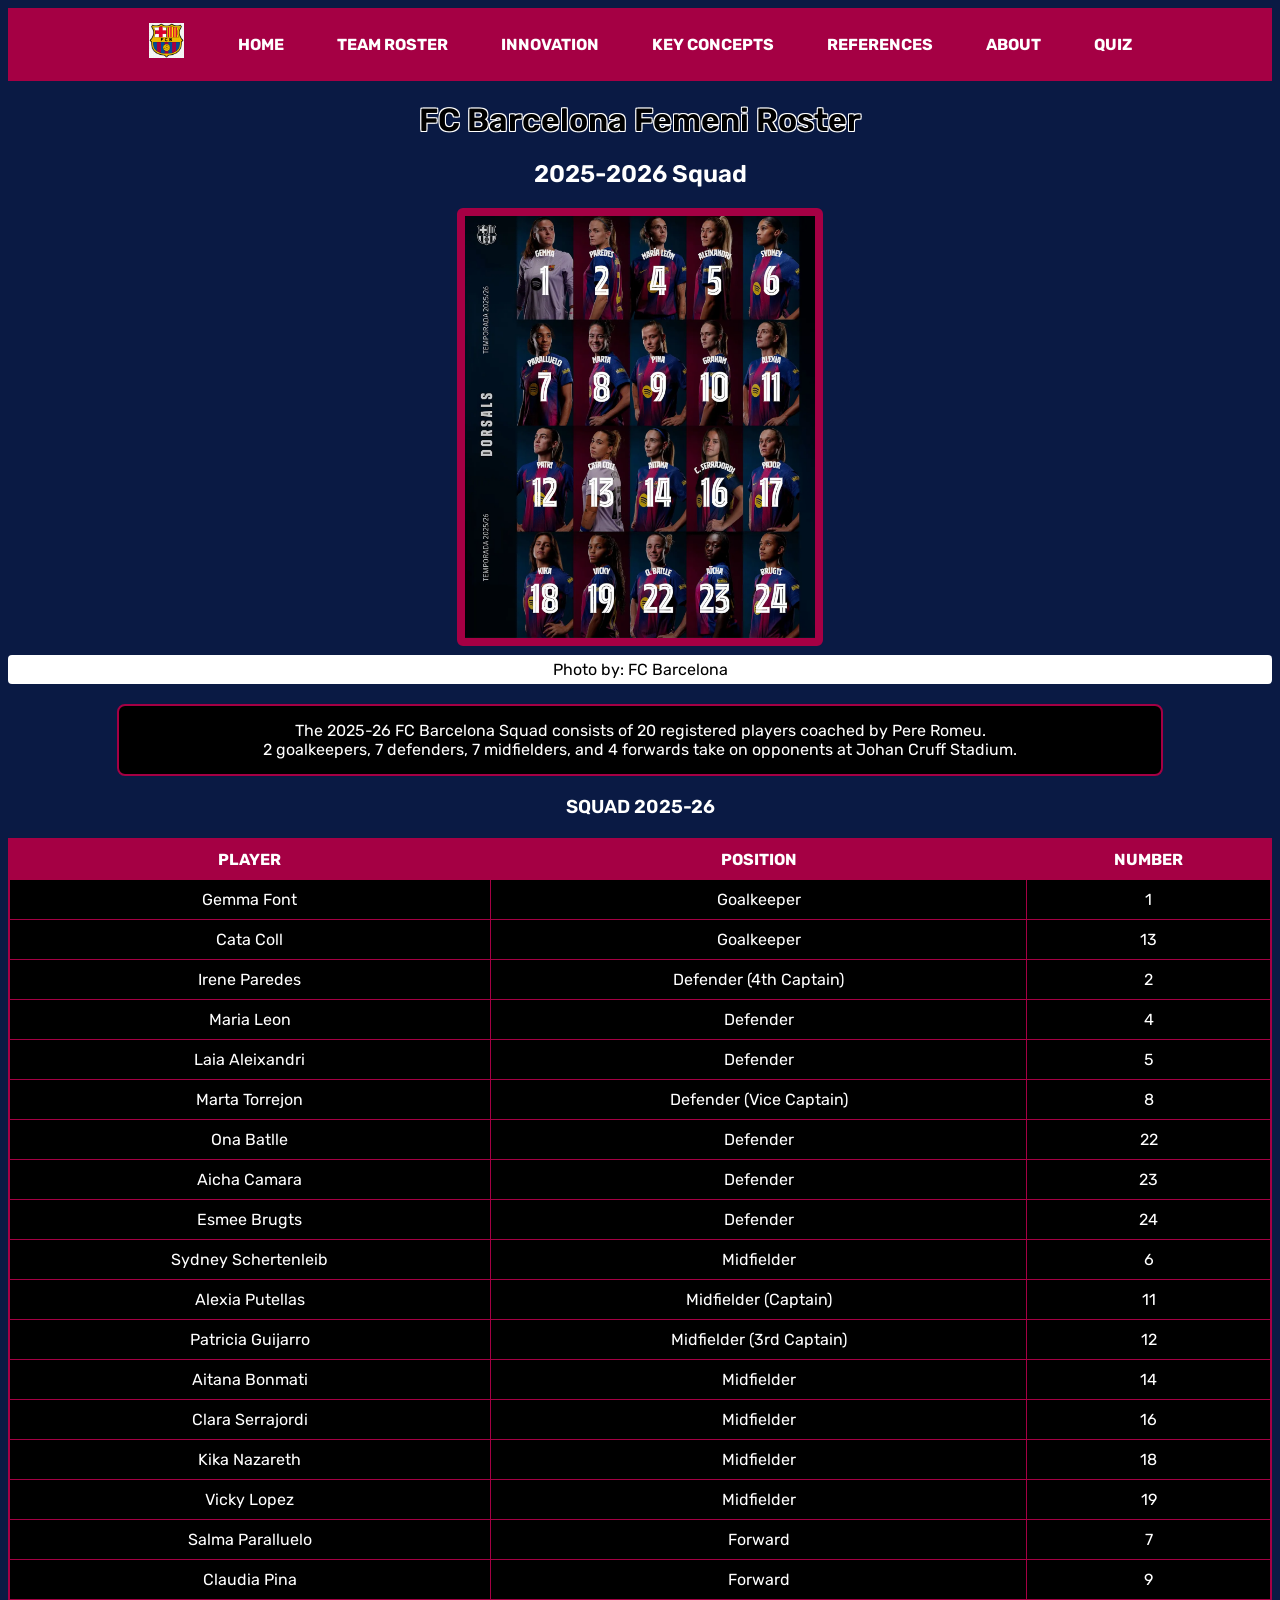
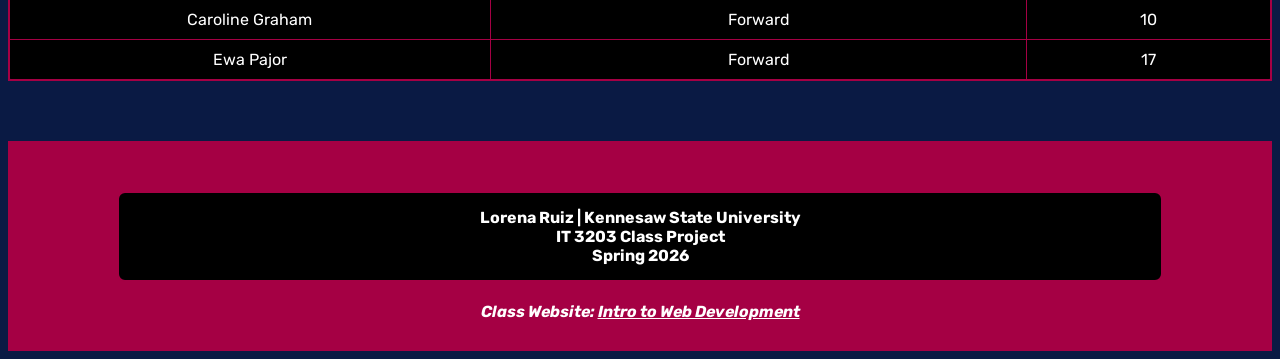
<file: Roster.html>
<!DOCTYPE html>
<html>
    <head>
        <title>FC Barcelona Femeni Roster</title>
        <link rel="stylesheet" href="SiteStyle.css">
        <script src="script.js"></script>
        <link href='https://fonts.googleapis.com/css?family=Rubik' rel='stylesheet'>
        <meta name="viewport" content="width=device-width, initial-scale=1.0">
    </head>
    <body>
        <!--Topbar Navigation Menu-->
        <nav> 
            <img src="fcbf_clear.png" alt="FC Barcelona Crest Logo" class="crest">
            <a href="index.html">HOME</a>
            <a href="Roster.html">TEAM ROSTER</a>
            <a href="Innovation.html">INNOVATION</a>
            <a href="KeyConcepts.html">KEY CONCEPTS</a>
            <a href="References.html">REFERENCES</a>
            <a href="About.html">ABOUT</a>
            <a href="Quiz.html">QUIZ</a>
        </nav>
        <!--Schedule and Roster Page Content-->
        <main>
            <h1>FC Barcelona Femeni Roster</h1>
            <h2> 2025-2026 Squad </h2>
        <!--Figure: Image and Caption-->
            <figure>
                <img src="FCBShirt2526.png" alt="FC Barcelona Women's Squad Numbers 2025-2026" width="350" height="400">
            <figcaption>Photo by: FC Barcelona</figcaption>
            </figure>
            <p>The 2025-26 FC Barcelona Squad consists of 20 registered players coached by Pere Romeu.<br>2 goalkeepers, 7 defenders, 7 midfielders, and 4 forwards take on opponents at Johan Cruff Stadium.</p>
            <h3>SQUAD 2025-26 </h3>
        <!--Table for 2025-26 Roster-->
            <table>
                <tr>
                 <th>PLAYER</th>
                 <th>POSITION</th>
                 <th>NUMBER</th>
                </tr>
                <tr>
                 <td>Gemma Font</td>
                 <td>Goalkeeper</td>
                 <td>1</td>
                </tr>
                <tr>
                 <td>Cata Coll</td>
                 <td>Goalkeeper</td>
                 <td>13</td>
                </tr>
                <tr>
                 <td>Irene Paredes</td>
                 <td>Defender (4th Captain)</td>
                 <td>2</td>
                </tr>
                <tr>
                 <td>Maria Leon</td>
                 <td>Defender</td>
                 <td>4</td>
                </tr>
                <tr>
                 <td>Laia Aleixandri</td>
                 <td>Defender</td>
                 <td>5</td>
                </tr>
                <tr>
                 <td>Marta Torrejon</td>
                 <td>Defender (Vice Captain)</td>
                 <td>8</td>
                </tr>
                <tr>
                 <td>Ona Batlle</td>
                 <td>Defender</td>
                 <td>22</td>
                </tr>
                <tr>
                 <td>Aicha Camara</td>
                 <td>Defender</td>
                 <td>23</td>
                </tr>
                <tr>
                 <td>Esmee Brugts</td>
                 <td>Defender</td>
                 <td>24</td>
                </tr>
                <tr>
                 <td>Sydney Schertenleib</td>
                 <td>Midfielder</td>
                 <td>6</td>
                </tr>
                <tr>
                 <td>Alexia Putellas</td>
                 <td>Midfielder (Captain)</td>
                 <td>11</td>
                </tr>
                <tr>
                 <td>Patricia Guijarro</td>
                 <td>Midfielder (3rd Captain)</td>
                 <td>12</td>
                </tr>
                <tr>
                 <td>Aitana Bonmati</td>
                 <td>Midfielder</td>
                 <td>14</td>
                </tr>
                <tr>
                 <td>Clara Serrajordi</td>
                 <td>Midfielder</td>
                 <td>16</td>
                </tr>
                <tr>
                 <td>Kika Nazareth</td>
                 <td>Midfielder</td>
                 <td>18</td>
                </tr>
                <tr>
                 <td>Vicky Lopez</td>
                 <td>Midfielder</td>
                 <td>19</td>
                </tr>
                <tr>
                 <td>Salma Paralluelo</td>
                 <td>Forward</td>
                 <td>7</td>
                </tr>
                <tr>
                 <td>Claudia Pina</td>
                 <td>Forward</td>
                 <td>9</td>
                </tr>
                <tr>
                 <td>Caroline Graham</td>
                 <td>Forward</td>
                 <td>10</td>
                </tr>
                <tr>
                 <td>Ewa Pajor</td>
                 <td>Forward</td>
                 <td>17</td>
                </tr>
            </table>
        </main>
        
            <!--Footer-->
        <footer>
            <p>Lorena Ruiz | Kennesaw State University<br>IT 3203 Class Project<br>Spring 2026</p>
            <address> Class Website: <a href="https://ksuweb.github.io/IT3203/">Intro to Web Development</a></address>
        </footer>
    </body>   
</html>
</file>
<file: SiteStyle.css>
/* Global Styles for all pages */
.homepage {
    background-color: #0A1A44; 
    color: white;
    font-family: 'Rubik', Arial, Helvetica, sans-serif;
    padding: 0;
    text-align: center; 
    display: flex;
    flex-direction: column;
    min-height: 100vh;
    height: auto;
    overflow-x: hidden;
    padding-left: 80px; 
    padding-right: 80px;  
}
body {
    background-color: #0A1A44; 
    color: white;
    font-family: 'Rubik', Arial, Helvetica, sans-serif;
    padding: 0;
    text-align: center;
    display: flex;
    flex-direction: column;
    min-height: 100vh;
    height: auto;

}

main {
    flex: 1;
}

/* Headings */
h1 {
    margin-top: 20px;
    font-weight: 600;
    color: black;
        text-shadow:
            -1px -1px 0 white,
            1px -1px 0 white,
            -1px  1px 0 white,
            1px  1px 0 white;
}
h2, h3 {
    margin-top: 20px;
    font-weight: 600;
}

/* Centering all figures */
figure {
    margin: 20px auto;
}

/* Image styling */
img {
    max-width: 100%;
    height: auto;
    border: 8px solid #A50044; 
    border-radius: 6px;
}

/* Figure captions */
figcaption {
    background-color: white;
    color: black;
    padding: 5px 10px;
    margin-top: 5px;
    border-radius: 4px;
    display: block;
}

/* Banner Styling */
.leftsideBanner {
    width: 200px;
    height: 100vh;
    position: fixed;
    top: 0px;
    left: 2px;
    z-index: 10;
}

.rightsideBanner {
    width: 200px;
    height: 100vh;
    position: fixed;
    top: 0px;
    right: 0px;
    z-index: 10;
}

.leftsideBanner img,
.rightsideBanner img {
    width: 200px;
    height: 100%;
    object-fit: cover;
    border: none;
}
#leftbannerImage,
#rightbannerImage {
    transition: opacity 0.2s ease-in-out;
}

/* Hiding banner on tablet and phone-sized screens */
@media (max-width: 1199px) {
    .homepage {
        padding-left: 0;
        padding-right: 0;
    }
    .leftsideBanner,
    .rightsideBanner {
        display: none;
    }
}

/* Navigation Bar Flex Layout */
nav {
    background-color: #A50044; 
    padding: 15px;
    display: flex;
    justify-content: center;
    gap: 25px;
}

/* Mobile nav layout */
@media (max-width: 767px) {
    nav {
        flex-direction: column;
        align-items: center;
        gap: 10px;
    }

    nav a {
        width: 90%;
        text-align: center;
        padding: 14px;
    }
}

nav a {
    color: white;
    text-decoration: none;
    font-weight: bold;
    padding: 12px 14px;
    border-radius: 8px;
}

/* Hover Effect*/
nav a:hover {
    background-color: white;
    color: black;
}

/* Crest Logo on Navigation Bar Styling */
nav .crest {
    height: 35px;
    width: auto;
    margin: 0 15px;
    border: none; 
    border-radius: 0;
}


/* Styling for paragraphs, tables, and lists */
p, table {
    background-color: black;
    padding: 15px;
    margin: 20px auto;
    width: 80%;
    border: 2px solid #A50044;
    border-radius: 8px;
    text-align: center; 
}

/* Responsive table */
.table-container {
    width: 100%;
    max-width: 900px; 
    margin: 20px auto;
    overflow-x: auto;
}

dl, ul {
    background-color: black;
    padding: 25px;
    margin: 20px auto;
    width: 80%;
    border: 8px solid #A50044;
    border-radius: 8px;
    text-align: left; 
}
li {
    margin-bottom: 8px;
}
/* Spacing for description list to make it readable*/
dd {
    margin-bottom: 15px;
}

/* Table styling */
table {
    border-collapse: collapse;
    width: 100%;
    display:table; 

}

th, td {
    border: 1px solid #A50044;
    padding: 10px;
}

th {
    background-color: #A50044;
    color: white;
}

/*  Grid layout for articles on innovation page */
.grid-articles {
    display: grid;
    grid-template-columns: repeat(auto-fit, minmax(350px, 1fr));
    gap: 25px;
    width: 90%;
    margin: 30px auto;
    text-align: left; 
}

.article {
    background-color: black;
    padding: 20px;
    border: 2px solid #A50044;
    border-radius: 8px;
    box-sizing: border-box;
}

.article img {
    width: 100%;
    height: auto;
    border: 8px solid #A50044;
    box-sizing: border-box;
    display: block;
    margin: 0;

}

.article a {
    color: #A50044;
    font-weight: bold;
}

.article a:hover {
    color: white;
}

/* Footer Styling */
footer {
    background-color: #A50044;
    color: rgb(202, 202, 214); 
    font-weight: bold;
    padding-block: 30px;
    width: 100%;
    margin-top: 40px;
    margin-bottom: 0px;
}

footer p, footer address, footer a {
    color: white;
    text-align: center;
}

footer a:hover {
    color: navy;
}
</file>
